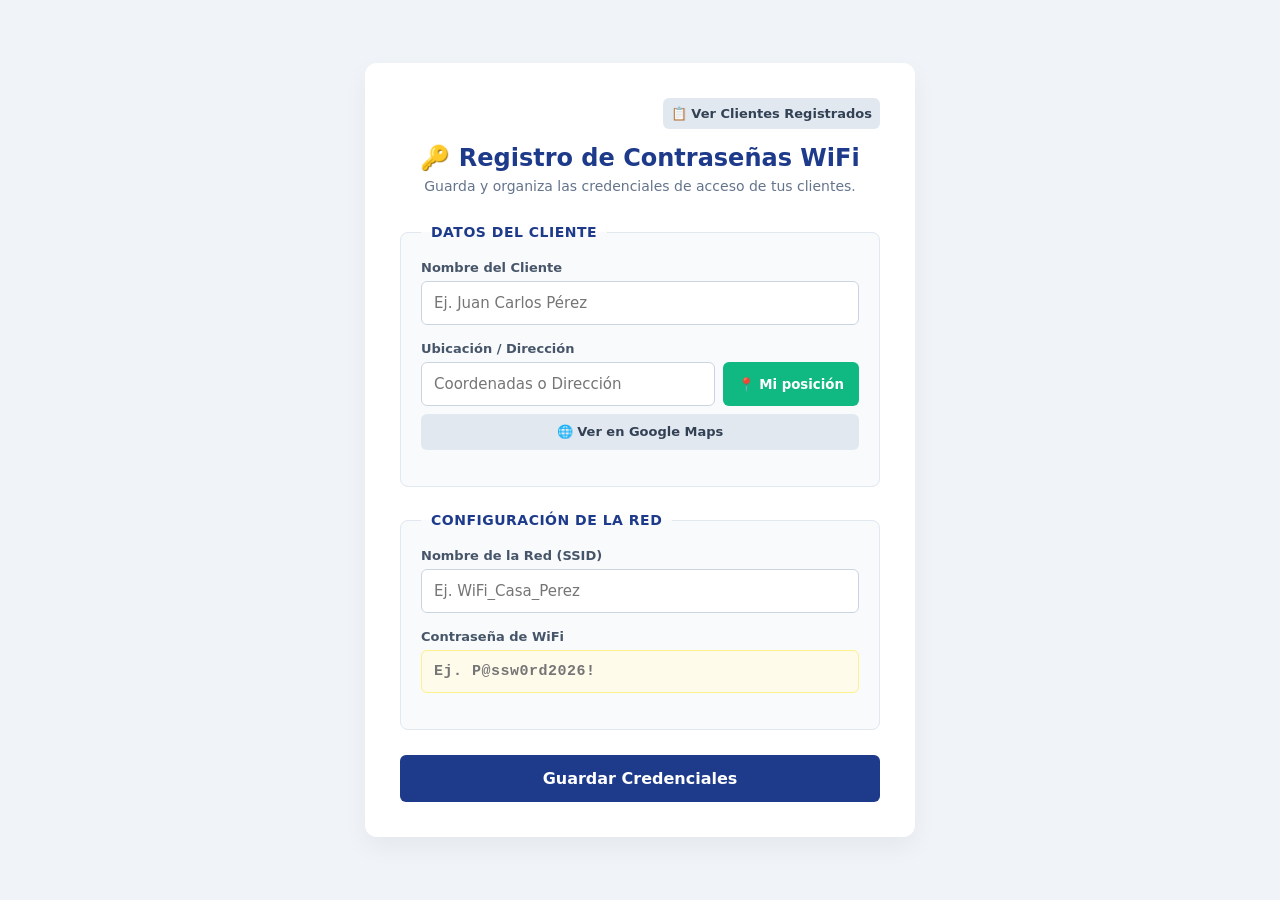
<file: index.html>
<!DOCTYPE html>
<html lang="es">
<head>
    <meta charset="UTF-8">
    <meta name="viewport" content="width=device-width, initial-scale=1.0">
    <title>Registro de Redes WiFi</title>
    <link rel="stylesheet" href="style.css">
</head>
<body>

    <div class="form-container">
        <div style="text-align: right; margin-bottom: 15px;">
            <a href="registros.html" class="btn-secondary" style="text-decoration: none; display: inline-block;">📋 Ver Clientes Registrados</a>
        </div>

        <div class="form-header">
            <h2>🔑 Registro de Contraseñas WiFi</h2>
            <p>Guarda y organiza las credenciales de acceso de tus clientes.</p>
        </div>
        
        <form id="wifiForm">
            <!-- SECCIÓN: DATOS DEL CLIENTE -->
            <fieldset class="form-section">
                <legend>Datos del Cliente</legend>
                
                <div class="form-group">
                    <label for="nombreCliente">Nombre del Cliente</label>
                    <input type="text" id="nombreCliente" placeholder="Ej. Juan Carlos Pérez" required>
                </div>

                <div class="form-group">
                    <label for="ubicacion">Ubicación / Dirección</label>
                    <div class="input-action-group">
                        <input type="text" id="ubicacion" placeholder="Coordenadas o Dirección" required>
                        <button type="button" id="btnGeolocalizar" class="btn-action">📍 Mi posición</button>
                    </div>
                    <!-- Enlace nativo inbloqueable con ruta corregida -->
                    <a id="btnVerMapa" class="btn-secondary" style="margin-top: 8px; text-decoration: none; display: block; text-align: center; line-height: 20px;" target="_blank" href="https://google.com">🌐 Ver en Google Maps</a>
                </div>
            </fieldset>

            <!-- SECCIÓN: DATOS DE LA RED -->
            <fieldset class="form-section">
                <legend>Configuración de la Red</legend>
                
                <div class="form-group">
                    <label for="nombreRed">Nombre de la Red (SSID)</label>
                    <input type="text" id="nombreRed" placeholder="Ej. WiFi_Casa_Perez" required>
                </div>

                <div class="form-group password-group">
                    <label for="password">Contraseña de WiFi</label>
                    <input type="text" id="password" placeholder="Ej. P@ssw0rd2026!" required>
                </div>
            </fieldset>

            <button type="submit" class="btn-submit">Guardar Credenciales</button>
        </form>
    </div>

    <script>
        // Función auxiliar para actualizar el enlace del mapa dinámicamente con la ruta correcta
        function actualizarEnlaceMapa(texto) {
            var btn = document.getElementById('btnVerMapa');
            if (texto.trim() !== "" && texto !== "Obteniendo ubicación...") {
                // Formato directo /maps/place/ para evitar el Error 404 de Google
                btn.href = "https://google.com/place/" + encodeURIComponent(texto.trim());
            } else {
                btn.href = "https://google.com";
            }
        }

        // 1. GESTIÓN DEL GPS
        document.getElementById('btnGeolocalizar').onclick = function() {
            var input = document.getElementById('ubicacion');
            if (!navigator.geolocation) {
                alert("Tu navegador no soporta GPS.");
                return;
            }
            input.value = "Obteniendo ubicación...";
            
            navigator.geolocation.getCurrentPosition(function(position) {
                var lat = position.coords.latitude;
                var lon = position.coords.longitude;
                var coordenadas = lat + ", " + lon;
                input.value = coordenadas;
                actualizarEnlaceMapa(coordenadas);
            }, function(error) {
                alert("Permiso de ubicación denegado o GPS desactivado.");
                input.value = "";
                actualizarEnlaceMapa("");
            });
        };

        // Escucha si el usuario escribe la dirección manualmente
        document.getElementById('ubicacion').oninput = function() {
            actualizarEnlaceMapa(this.value);
        };

        // 2. GUARDAR EN MEMORIA (LOCALSTORAGE)
        document.getElementById('wifiForm').onsubmit = function(e) {
            e.preventDefault();
            
            var nuevoCliente = {
                id: Date.now(),
                nombre: document.getElementById('nombreCliente').value,
                ubicacion: document.getElementById('ubicacion').value,
                red: document.getElementById('nombreRed').value,
                password: document.getElementById('password').value
            };
            
            var registros = JSON.parse(localStorage.getItem('wifi_records')) || [];
            registros.push(nuevoCliente);
            localStorage.setItem('wifi_records', JSON.stringify(registros));
            
            alert("¡Cliente guardado exitosamente!");
            document.getElementById('wifiForm').reset();
            actualizarEnlaceMapa("");
            window.location.href = "registros.html";
        };
    </script>
</body>
</html>
</file>
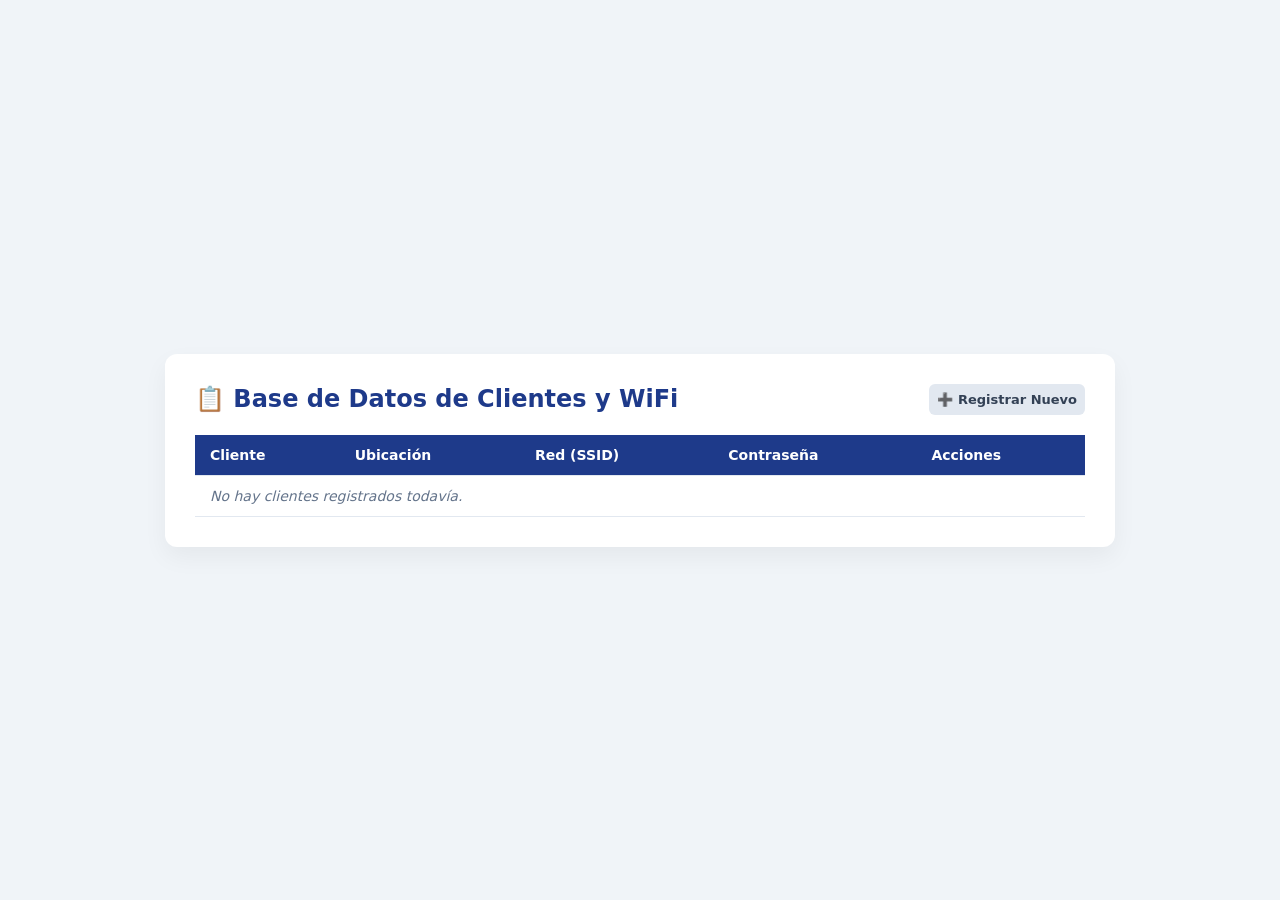
<file: registros.html>
<!DOCTYPE html>
<html lang="es">
<head>
    <meta charset="UTF-8">
    <meta name="viewport" content="width=device-width, initial-scale=1.0">
    <title>Clientes Registrados</title>
    <link rel="stylesheet" href="style.css">
    <style>
        .table-container {
            background-color: white;
            padding: 30px;
            border-radius: 12px;
            box-shadow: 0 10px 25px rgba(0, 0, 0, 0.05);
            width: 100%;
            max-width: 950px;
            margin: 20px auto;
        }
        .data-table {
            width: 100%;
            border-collapse: collapse;
            margin-top: 20px;
            font-size: 14px;
        }
        .data-table th, .data-table td {
            padding: 12px 15px;
            text-align: left;
            border-bottom: 1px solid #e2e8f0;
        }
        .data-table th {
            background-color: #1e3a8a;
            color: white;
            font-weight: 600;
        }
        .data-table tr:hover {
            background-color: #f8fafc;
        }
        .btn-danger {
            background-color: #ef4444;
            color: white;
            border: none;
            padding: 6px 12px;
            border-radius: 4px;
            cursor: pointer;
            font-size: 12px;
        }
        .btn-danger:hover {
            background-color: #dc2626;
        }
        .btn-table-map {
            background-color: #3b82f6;
            color: white;
            border: none;
            padding: 6px 12px;
            border-radius: 4px;
            cursor: pointer;
            font-size: 12px;
            text-decoration: none;
            display: inline-block;
        }
        .btn-table-map:hover {
            background-color: #2563eb;
        }
        .empty-msg {
            text-align: center;
            color: #64748b;
            padding: 20px;
            font-style: italic;
        }
    </style>
</head>
<body>

    <div class="table-container">
        <div style="display: flex; justify-content: space-between; align-items: center; margin-bottom: 20px;">
            <h2 style="color: #1e3a8a;">📋 Base de Datos de Clientes y WiFi</h2>
            <a href="index.html" class="btn-secondary" style="text-decoration: none;">➕ Registrar Nuevo</a>
        </div>

        <table class="data-table">
            <thead>
                <tr>
                    <th>Cliente</th>
                    <th>Ubicación</th>
                    <th>Red (SSID)</th>
                    <th>Contraseña</th>
                    <th>Acciones</th>
                </tr>
            </thead>
            <tbody id="tablaClientes">
                <!-- Se estructura vía Script -->
            </tbody>
        </table>
    </div>

    <script>
        function mostrarRegistros() {
            var tablaBody = document.getElementById('tablaClientes');
            if (!tablaBody) return;

            var listaClientes = JSON.parse(localStorage.getItem('wifi_records')) || [];
            tablaBody.innerHTML = "";

            if (listaClientes.length === 0) {
                tablaBody.innerHTML = '<tr><td colspan="5" class="empty-msg">No hay clientes registrados todavía.</td></tr>';
                return;
            }

            listaClientes.forEach(function(cliente) {
                var fila = document.createElement('tr');
                // Formato directo /maps/place/ corregido para cada fila de la tabla
                var urlMaps = "https://google.com" + encodeURIComponent(cliente.ubicacion);

                fila.innerHTML = `
                    <td><strong>${cliente.nombre}</strong></td>
                    <td>${cliente.ubicacion}</td>
                    <td><code>${cliente.red}</code></td>
                    <td><span style="font-family: monospace; font-weight: bold; background: #fffbeb; padding: 2px 6px; border-radius: 4px;">${cliente.password}</span></td>
                    <td>
                        <a href="${urlMaps}" target="_blank" class="btn-table-map" style="margin-right: 5px;">🗺️ Ver mapa</a>
                        <button class="btn-danger" onclick="eliminarRegistro(${cliente.id})">❌ Borrar</button>
                    </td>
                `;
                tablaBody.appendChild(fila);
            });
        }

        function eliminarRegistro(id) {
            if (confirm("¿Estás seguro de que deseas eliminar este registro?")) {
                var listaClientes = JSON.parse(localStorage.getItem('wifi_records')) || [];
                listaClientes = listaClientes.filter(function(c) { return c.id !== id; });
                localStorage.setItem('wifi_records', JSON.stringify(listaClientes));
                mostrarRegistros();
            }
        }

        // Carga inicial automática al abrir el archivo
        document.addEventListener('DOMContentLoaded', mostrarRegistros);
    </script>
</body>
</html>
</file>
<file: style.css>
* {
    margin: 0;
    padding: 0;
    box-sizing: border-box;
    font-family: 'Segoe UI', system-ui, -apple-system, sans-serif;
}

body {
    background-color: #f0f4f8;
    color: #334155;
    display: flex;
    justify-content: center;
    align-items: center;
    min-height: 100vh;
    padding: 20px;
}

.form-container {
    background-color: #ffffff;
    padding: 35px;
    border-radius: 12px;
    box-shadow: 0 10px 25px rgba(0, 0, 0, 0.05);
    width: 100%;
    max-width: 550px;
}

.form-header {
    text-align: center;
    margin-bottom: 30px;
}

.form-header h2 {
    color: #1e3a8a;
    font-size: 24px;
    margin-bottom: 6px;
}

.form-header p {
    color: #64748b;
    font-size: 14px;
}

.form-section {
    border: 1px solid #e2e8f0;
    border-radius: 8px;
    padding: 20px;
    margin-bottom: 25px;
    background-color: #f8fafc;
}

.form-section legend {
    font-size: 14px;
    font-weight: 700;
    color: #1e3a8a;
    padding: 0 10px;
    text-transform: uppercase;
    letter-spacing: 0.5px;
}

.form-group {
    margin-bottom: 16px;
    display: flex;
    flex-direction: column;
}

.input-action-group {
    display: flex;
    gap: 8px;
}

.form-group label {
    font-size: 13px;
    font-weight: 600;
    color: #475569;
    margin-bottom: 6px;
}

.form-group input {
    flex: 1;
    padding: 12px;
    border: 1px solid #cbd5e1;
    border-radius: 6px;
    font-size: 15px;
    color: #1e293b;
    background-color: #ffffff;
    transition: all 0.2s ease;
}

.form-group input:focus {
    border-color: #3b82f6;
    box-shadow: 0 0 0 3px rgba(59, 130, 246, 0.15);
    outline: none;
}

.btn-action {
    padding: 0 15px;
    background-color: #10b981;
    color: white;
    border: none;
    border-radius: 6px;
    font-weight: 600;
    cursor: pointer;
    white-space: nowrap;
    transition: background-color 0.2s;
}

.btn-action:hover {
    background-color: #059669;
}

.btn-secondary {
    padding: 8px;
    background-color: #e2e8f0;
    color: #334155;
    border: none;
    border-radius: 6px;
    font-size: 13px;
    font-weight: 600;
    cursor: pointer;
    transition: background-color 0.2s;
}

.btn-secondary:hover {
    background-color: #cbd5e1;
}

.password-group input {
    font-family: 'Courier New', Courier, monospace;
    font-weight: bold;
    letter-spacing: 0.5px;
    background-color: #fffbeb;
    border-color: #fef08a;
}

.btn-submit {
    width: 100%;
    padding: 14px;
    background-color: #1e3a8a;
    color: #ffffff;
    border: none;
    border-radius: 6px;
    font-size: 16px;
    font-weight: 600;
    cursor: pointer;
    transition: background-color 0.2s ease;
}

.btn-submit:hover {
    background-color: #1d4ed8;
}
</file>
